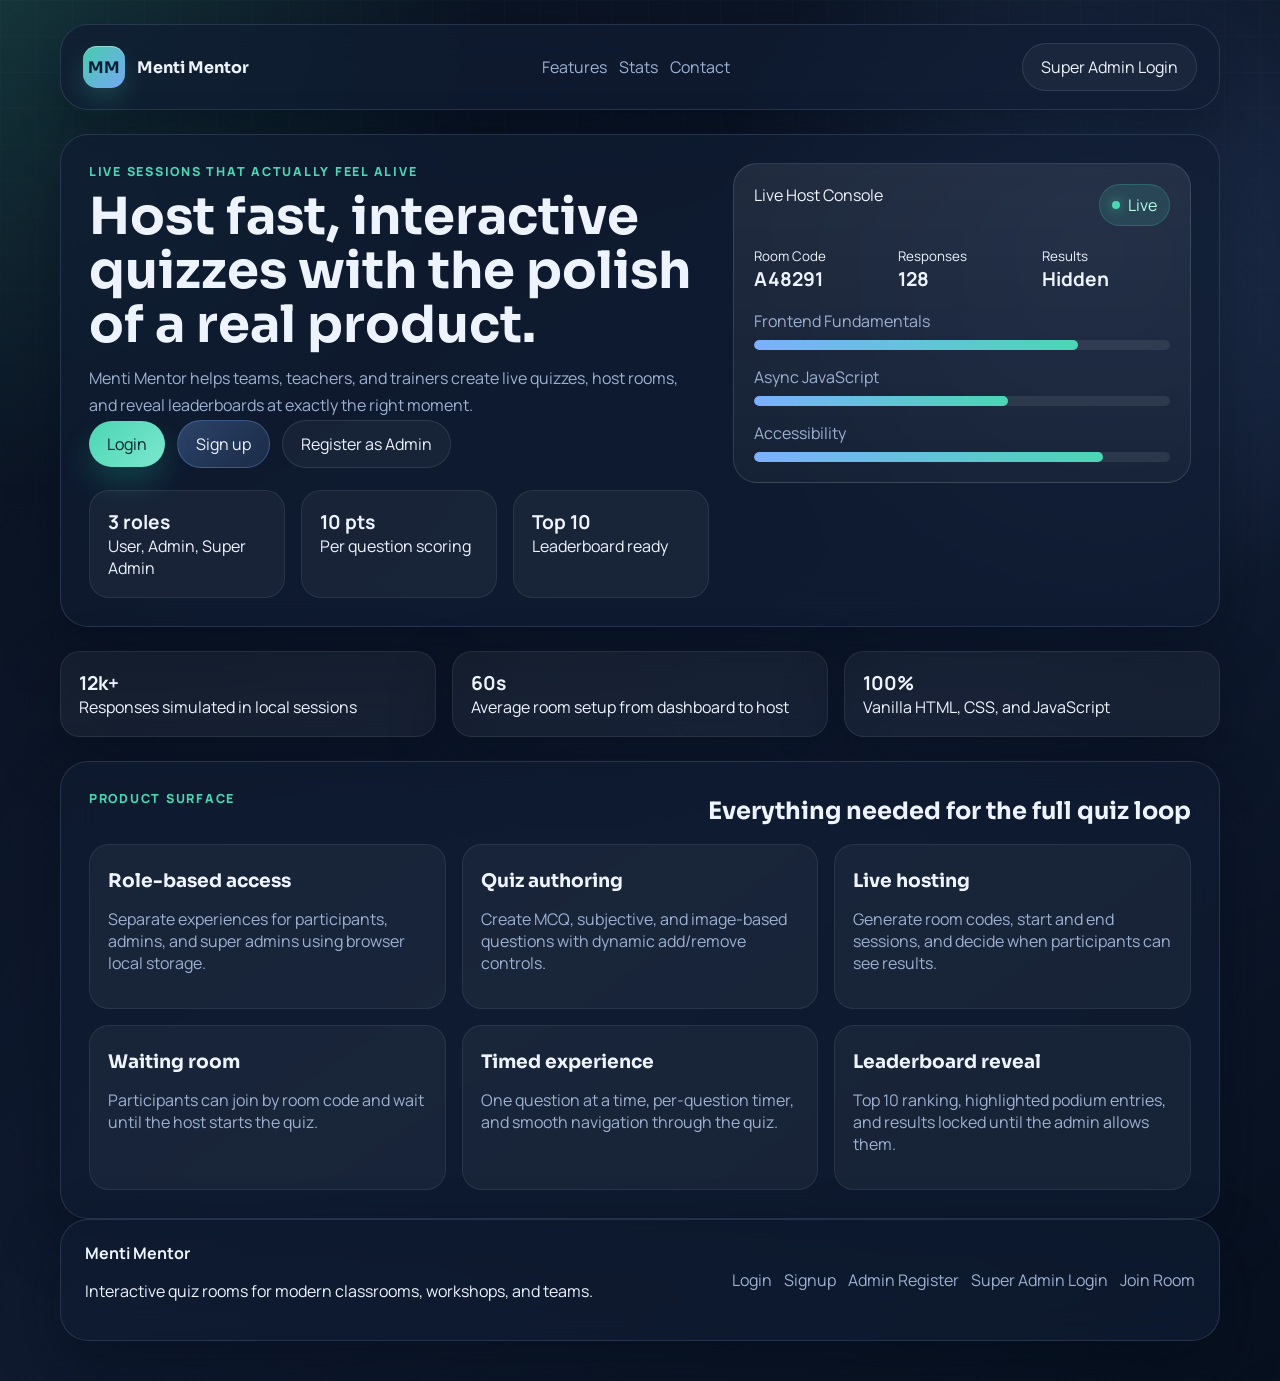
<file: quizplatform-main/index.html>
<!DOCTYPE html>
<html lang="en">
<head>
  <meta charset="UTF-8">
  <meta name="viewport" content="width=device-width, initial-scale=1.0">
  <title>Menti Mentor | Live Quiz Experiences</title>
  <link rel="stylesheet" href="./css/styles.css">
</head>
<body data-page="home">
  <div class="page-shell">
    <header class="site-header panel">
      <a class="brand" href="./index.html">
        <span class="brand-mark">MM</span>
        <span>Menti Mentor</span>
      </a>
      <nav class="nav-links">
        <a href="#features">Features</a>
        <a href="#stats">Stats</a>
        <a href="#footer">Contact</a>
      </nav>
      <div class="nav-actions">
        <a class="button ghost" href="./login.html?portal=superadmin">Super Admin Login</a>
      </div>
    </header>

    <main>
      <section class="hero panel">
        <div class="hero-copy">
          <p class="eyebrow">Live sessions that actually feel alive</p>
          <h1>Host fast, interactive quizzes with the polish of a real product.</h1>
          <p class="hero-text">
            Menti Mentor helps teams, teachers, and trainers create live quizzes, host rooms,
            and reveal leaderboards at exactly the right moment.
          </p>
          <div class="hero-actions">
            <a class="button primary" href="./login.html">Login</a>
            <a class="button secondary" href="./signup.html?role=user">Sign up</a>
            <a class="button ghost" href="./signup.html?role=admin">Register as Admin</a>
          </div>
          <div class="hero-metrics">
            <div class="metric-pill">
              <strong>3 roles</strong>
              <span>User, Admin, Super Admin</span>
            </div>
            <div class="metric-pill">
              <strong>10 pts</strong>
              <span>Per question scoring</span>
            </div>
            <div class="metric-pill">
              <strong>Top 10</strong>
              <span>Leaderboard ready</span>
            </div>
          </div>
        </div>

        <div class="hero-visual">
          <div class="dashboard-card floating-card">
            <div class="card-header">
              <span>Live Host Console</span>
              <span class="status-dot">Live</span>
            </div>
            <div class="host-overview">
              <div>
                <small>Room Code</small>
                <strong id="homeRoomCode">A48291</strong>
              </div>
              <div>
                <small>Responses</small>
                <strong>128</strong>
              </div>
              <div>
                <small>Results</small>
                <strong>Hidden</strong>
              </div>
            </div>
            <div class="progress-list">
              <div class="progress-row">
                <span>Frontend Fundamentals</span>
                <div class="progress-bar"><i style="width: 78%;"></i></div>
              </div>
              <div class="progress-row">
                <span>Async JavaScript</span>
                <div class="progress-bar"><i style="width: 61%;"></i></div>
              </div>
              <div class="progress-row">
                <span>Accessibility</span>
                <div class="progress-bar"><i style="width: 84%;"></i></div>
              </div>
            </div>
          </div>
        </div>
      </section>

      <section class="stats-grid" id="stats">
        <article class="stat-card panel">
          <strong>12k+</strong>
          <span>Responses simulated in local sessions</span>
        </article>
        <article class="stat-card panel">
          <strong>60s</strong>
          <span>Average room setup from dashboard to host</span>
        </article>
        <article class="stat-card panel">
          <strong>100%</strong>
          <span>Vanilla HTML, CSS, and JavaScript</span>
        </article>
      </section>

      <section class="feature-section panel" id="features">
        <div class="section-heading">
          <p class="eyebrow">Product surface</p>
          <h2>Everything needed for the full quiz loop</h2>
        </div>
        <div class="feature-grid">
          <article class="feature-card">
            <h3>Role-based access</h3>
            <p>Separate experiences for participants, admins, and super admins using browser local storage.</p>
          </article>
          <article class="feature-card">
            <h3>Quiz authoring</h3>
            <p>Create MCQ, subjective, and image-based questions with dynamic add/remove controls.</p>
          </article>
          <article class="feature-card">
            <h3>Live hosting</h3>
            
            <p>Generate room codes, start and end sessions, and decide when participants can see results.</p>
          </article>
          <article class="feature-card">
            <h3>Waiting room</h3>
            <p>Participants can join by room code and wait until the host starts the quiz.</p>
          </article>
          <article class="feature-card">
            <h3>Timed experience</h3>
            <p>One question at a time, per-question timer, and smooth navigation through the quiz.</p>
          </article>
          <article class="feature-card">
            <h3>Leaderboard reveal</h3>
            <p>Top 10 ranking, highlighted podium entries, and results locked until the admin allows them.</p>
          </article>
        </div>
      </section>
    </main>

    <footer class="site-footer panel" id="footer">
      <div>
        <strong>Menti Mentor</strong>
        <p>Interactive quiz rooms for modern classrooms, workshops, and teams.</p>
      </div>
      <div class="footer-links">
        <a href="./login.html">Login</a>
        <a href="./signup.html?role=user">Signup</a>
        <a href="./signup.html?role=admin">Admin Register</a>
        <a href="./login.html?portal=superadmin">Super Admin Login</a>
        <a href="./join.html">Join Room</a>
      </div>
    </footer>
  </div>

  <script type="module" src="./js/app.js"></script>
</body>
</html>
</file>
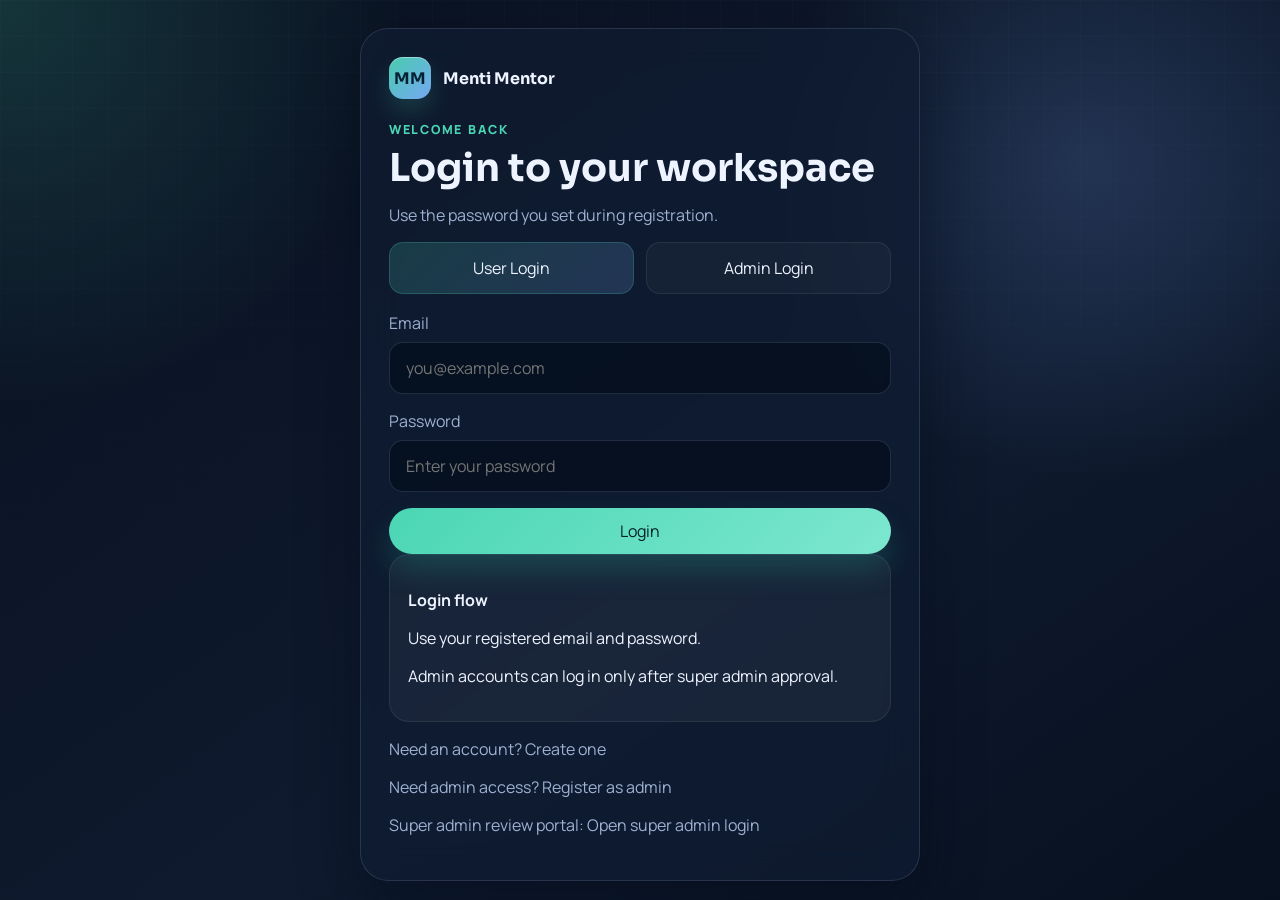
<file: quizplatform-main/add-questions.html>
<!DOCTYPE html>
<html lang="en">
<head>
  <meta charset="UTF-8">
  <meta http-equiv="refresh" content="0; url=./admin.html">
  <meta name="viewport" content="width=device-width, initial-scale=1.0">
  <title>Redirecting...</title>
</head>
<body>
  <p>Redirecting to <a href="./admin.html">admin dashboard</a>...</p>
</body>
</html>
</file>
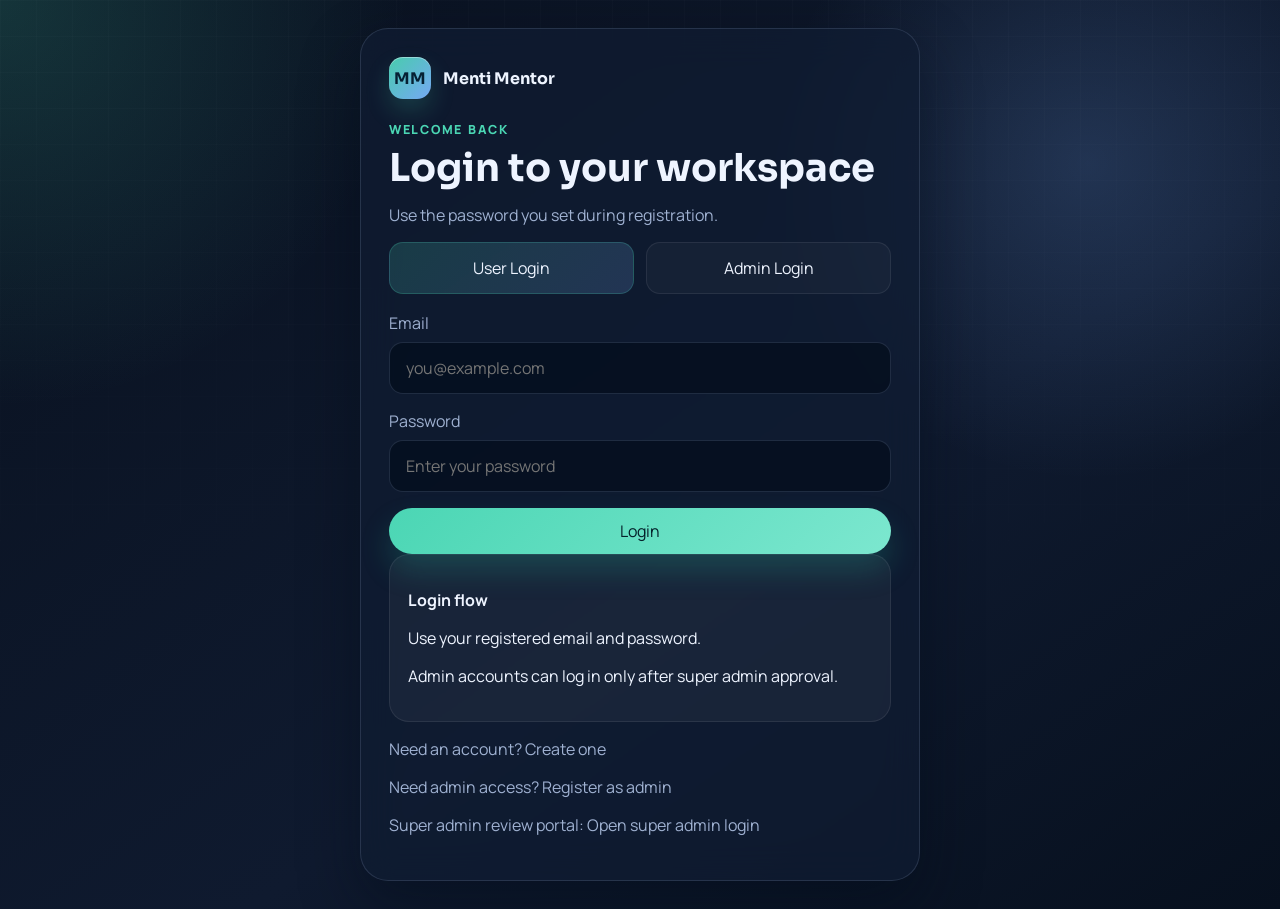
<file: quizplatform-main/admin.html>
<!DOCTYPE html>
<html lang="en">
<head>
  <meta charset="UTF-8">
  <meta name="viewport" content="width=device-width, initial-scale=1.0">
  <title>Admin Dashboard | Menti Mentor</title>
  <link rel="stylesheet" href="./css/styles.css">
</head>
<body data-page="admin">
  <div class="dashboard-layout">
    <aside class="dashboard-sidebar panel">
      <a class="brand" href="./index.html">
        <span class="brand-mark">MM</span>
        <span>Menti Mentor</span>
      </a>
      <div class="sidebar-user">
        <p class="eyebrow">Signed in as</p>
        <h2 id="adminIdentity">Admin</h2>
      </div>
      <nav class="sidebar-nav">
        <button class="tab-link active" data-tab-target="createTab" type="button">Create Quiz</button>
        <button class="tab-link" data-tab-target="manageTab" type="button">Manage Quiz</button>
        <button class="tab-link" data-tab-target="hostTab" type="button">Host Quiz</button>
      </nav>
      <div class="sidebar-actions">
        <button class="button ghost" type="button" id="logoutBtn">Logout</button>
      </div>
    </aside>

    <main class="dashboard-content">
      <section class="panel dashboard-hero">
        <div>
          <p class="eyebrow">Admin control center</p>
          <h1>Build, host, and reveal quizzes from one place.</h1>
        </div>
        <div class="hero-badges">
          <span>MCQ</span>
          <span>Image Upload</span>
          <span>Live Hosting</span>
        </div>
      </section>

      <section id="createTab" class="dashboard-tab panel active">
        <div class="section-heading">
          <p class="eyebrow">Quiz creation</p>
          <h2>Compose a quiz</h2>
        </div>
        <form id="quizForm" class="stack-form">
          <label>
            <span>Quiz title</span>
            <input id="quizTitle" type="text" placeholder="Frontend Sprint Check-in" required>
          </label>

          <div id="questionBuilder" class="question-builder"></div>

          <div class="form-row">
            <button class="button secondary" id="addQuestionBtn" type="button">Add Question</button>
            <button class="button primary" type="submit">Save Quiz</button>
          </div>
        </form>
        <p id="quizFormMessage" class="form-message"></p>
      </section>

      <section id="manageTab" class="dashboard-tab panel">
        <div class="section-heading">
          <p class="eyebrow">Library</p>
          <h2>Manage created quizzes</h2>
        </div>
        <div id="quizManageList" class="card-list"></div>
      </section>

      <section id="hostTab" class="dashboard-tab panel">
        <div class="section-heading">
          <p class="eyebrow">Live host</p>
          <h2>Start, end, and control result visibility</h2>
        </div>
        <div id="hostQuizList" class="card-list"></div>
      </section>
    </main>
  </div>

  <script type="module" src="./js/admin.js"></script>
</body>
</html>
</file>
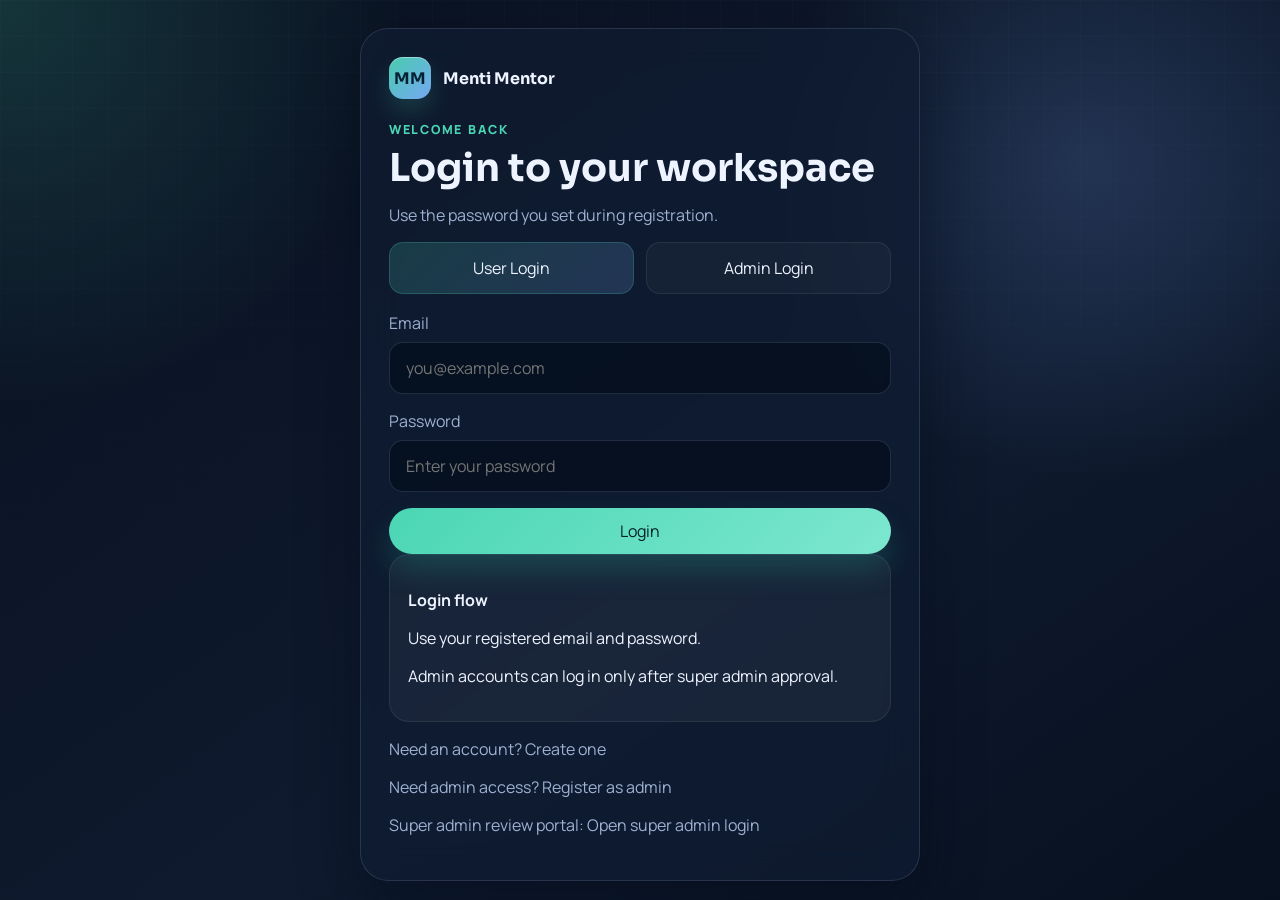
<file: quizplatform-main/join-quiz.html>
<!DOCTYPE html>
<html lang="en">
<head>
  <meta charset="UTF-8">
  <meta http-equiv="refresh" content="0; url=./join.html">
  <meta name="viewport" content="width=device-width, initial-scale=1.0">
  <title>Redirecting...</title>
</head>
<body>
  <p>Redirecting to <a href="./join.html">join room</a>...</p>
</body>
</html>
</file>
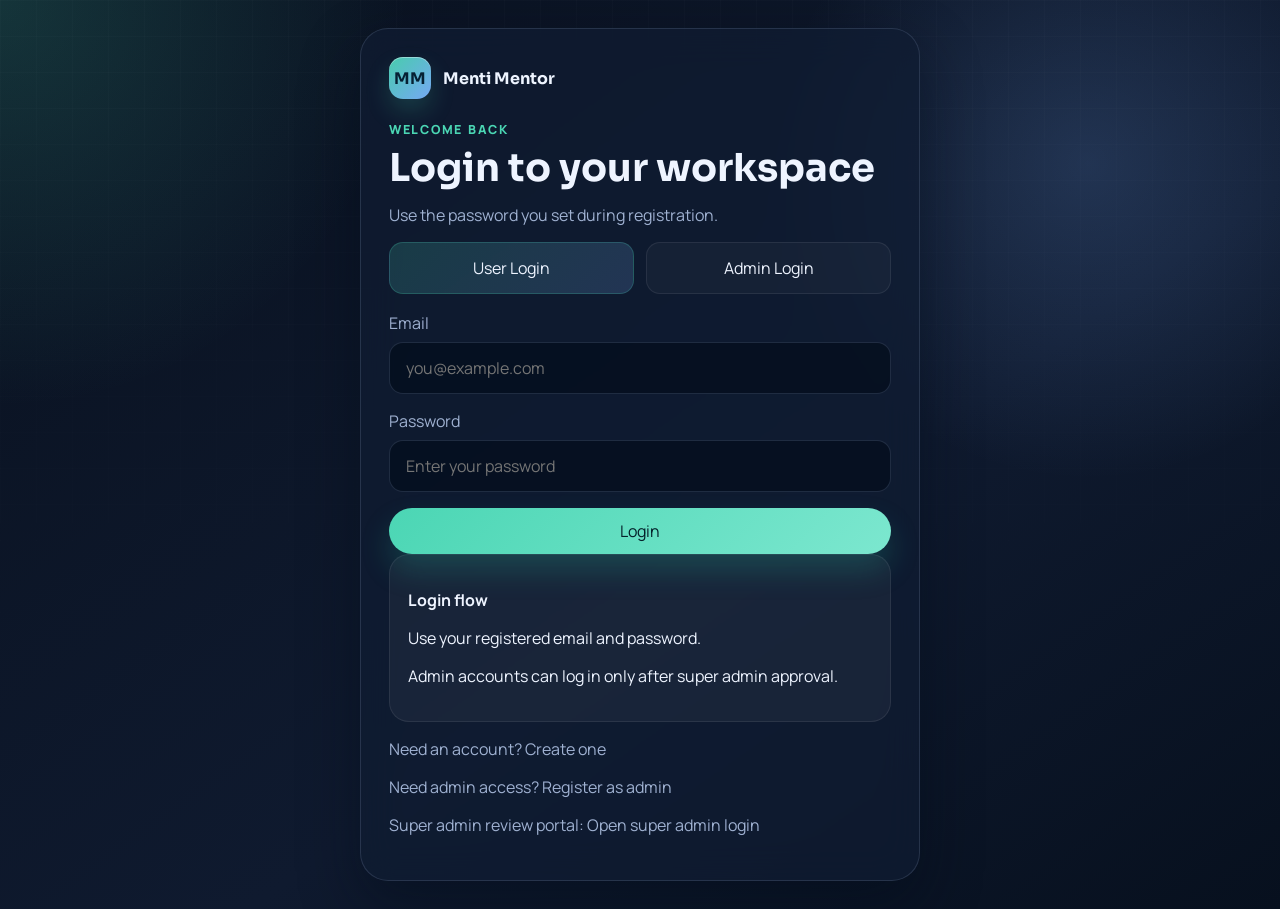
<file: quizplatform-main/join.html>
<!DOCTYPE html>
<html lang="en">
<head>
  <meta charset="UTF-8">
  <meta name="viewport" content="width=device-width, initial-scale=1.0">
  <title>Join Room | Menti Mentor</title>
  <link rel="stylesheet" href="./css/styles.css">
</head>
<body data-page="join">
  <div class="page-shell narrow-shell">
    <header class="site-header simple">
      <a class="brand" href="./index.html">
        <span class="brand-mark">MM</span>
        <span>Menti Mentor</span>
      </a>
      <div class="nav-actions">
        <a class="button ghost" href="./index.html">Home</a>
      </div>
    </header>

    <main class="panel join-panel">
      <div class="section-heading">
        <p class="eyebrow">Join a live room</p>
        <h1>Enter your room code</h1>
      </div>

      <form id="joinForm" class="stack-form">
        <label>
          <span>Room code</span>
          <input id="roomCodeInput" type="text" placeholder="Enter 6-digit code" minlength="6" maxlength="6" inputmode="numeric" pattern="[0-9]{6}" required>
        </label>
        <button class="button primary" type="submit">Join Room</button>
      </form>

      <p id="joinMessage" class="form-message"></p>

      <section id="waitingCard" class="waiting-card hidden-block">
        <p class="eyebrow">Waiting room</p>
        <h2 id="waitingQuizTitle">Quiz title</h2>
        <p id="waitingDescription" class="muted-copy"></p>
        <div class="waiting-meta">
          <span id="waitingStatusBadge" class="badge">Waiting for host</span>
          <span id="waitingParticipantName" class="badge neutral"></span>
        </div>
        <p class="muted-copy">This screen updates automatically when the host starts the room.</p>
        <button class="button secondary" type="button" id="leaveRoomBtn">Leave room</button>
      </section>
    </main>
  </div>

  <script type="module" src="./js/quiz.js"></script>
</body>
</html>
</file>
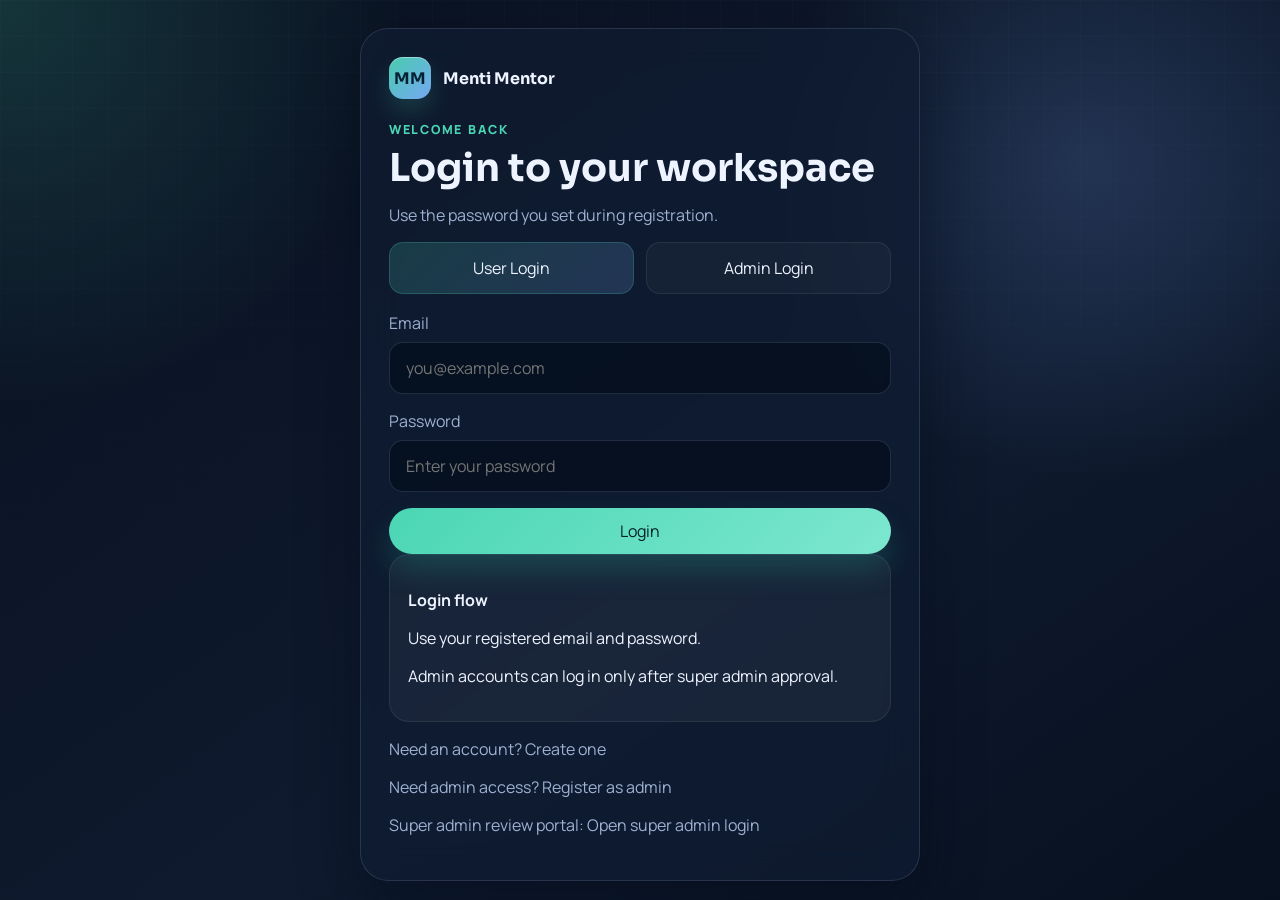
<file: quizplatform-main/leaderboard.html>
<!DOCTYPE html>
<html lang="en">
<head>
  <meta charset="UTF-8">
  <meta http-equiv="refresh" content="0; url=./result.html">
  <meta name="viewport" content="width=device-width, initial-scale=1.0">
  <title>Redirecting...</title>
</head>
<body>
  <p>Redirecting to <a href="./result.html">results</a>...</p>
</body>
</html>
</file>
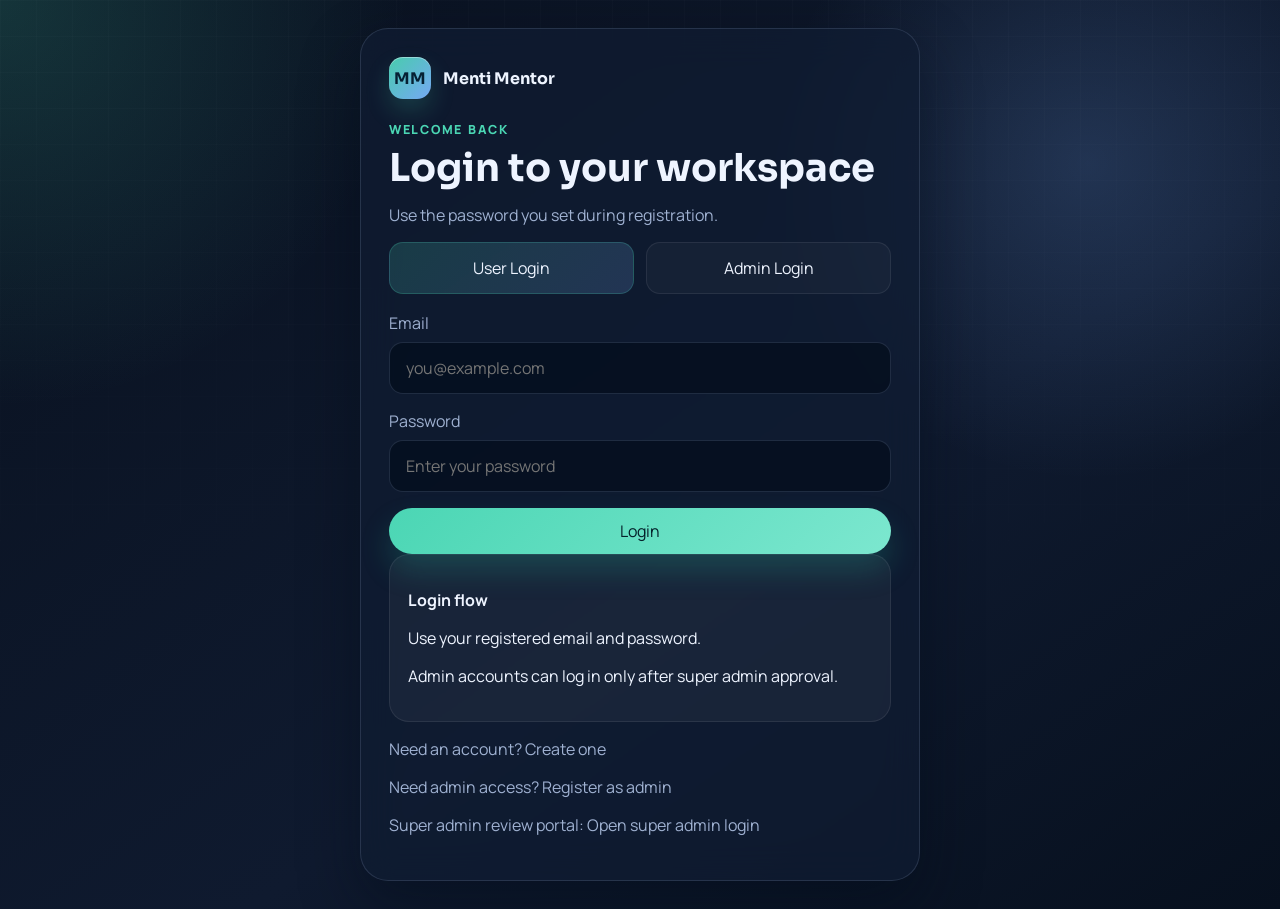
<file: quizplatform-main/login.html>
<!DOCTYPE html>
<html lang="en">
<head>
  <meta charset="UTF-8">
  <meta name="viewport" content="width=device-width, initial-scale=1.0">
  <title>Login | Menti Mentor</title>
  <link rel="stylesheet" href="./css/styles.css">
</head>
<body data-page="login">
  <div class="auth-layout">
    <section class="auth-panel panel">
      <a class="brand auth-brand" href="./index.html">
        <span class="brand-mark">MM</span>
        <span>Menti Mentor</span>
      </a>
      <p class="eyebrow">Welcome back</p>
      <h1 id="loginTitle">Login to your workspace</h1>
      <p class="muted-copy" id="loginIntro">Use the password you set during registration.</p>

      <div class="role-tabs" id="roleTabs">
        <button class="role-toggle active" data-role="user" type="button">User Login</button>
        <button class="role-toggle" data-role="admin" type="button">Admin Login</button>
      </div>

      <form id="loginForm" class="stack-form">
        <input id="loginRole" type="hidden" value="user">
        <label>
          <span>Email</span>
          <input id="loginEmail" type="email" placeholder="you@example.com" required>
        </label>
        <label>
          <span>Password</span>
          <input id="loginPassword" type="password" placeholder="Enter your password" required>
        </label>
        <button class="button primary" type="submit">Login</button>
      </form>

      <div class="demo-credentials">
        <p><strong>Login flow</strong></p>
        <p id="loginHelper">Use your registered email and password.</p>
        <p>Admin accounts can log in only after super admin approval.</p>
      </div>

      <p id="authMessage" class="form-message"></p>
      <div id="loginAuxLinks">
        <p class="auth-link">Need an account? <a href="./signup.html?role=user">Create one</a></p>
        <p class="auth-link">Need admin access? <a href="./signup.html?role=admin">Register as admin</a></p>
        <p class="auth-link">Super admin review portal: <a href="./login.html?portal=superadmin">Open super admin login</a></p>
      </div>
    </section>
  </div>

  <script type="module" src="./js/auth.js"></script>
</body>
</html>
</file>
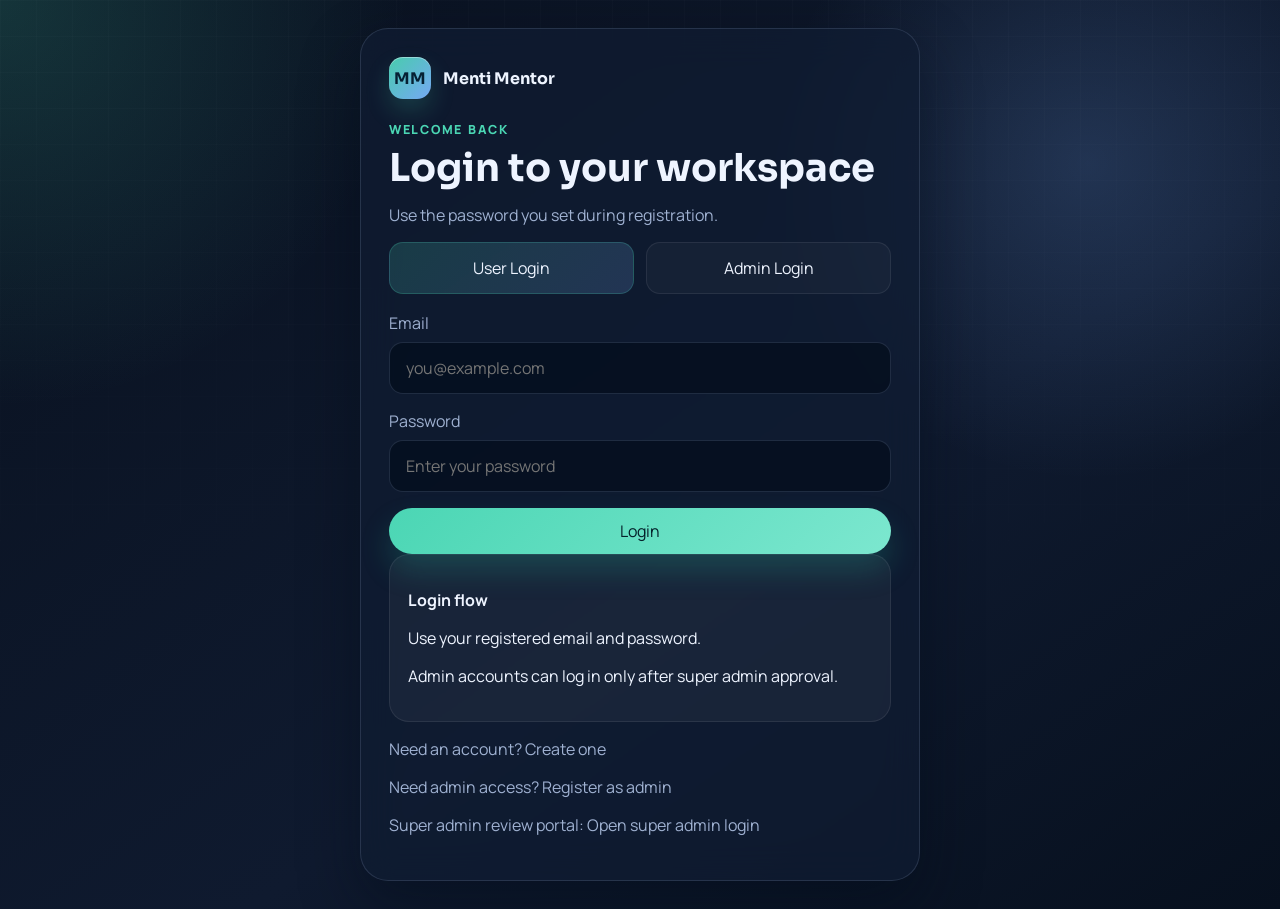
<file: quizplatform-main/quiz.html>
<!DOCTYPE html>
<html lang="en">
<head>
  <meta charset="UTF-8">
  <meta name="viewport" content="width=device-width, initial-scale=1.0">
  <title>Quiz Room | Menti Mentor</title>
  <link rel="stylesheet" href="./css/styles.css">
</head>
<body data-page="quiz">
  <div class="page-shell narrow-shell">
    <header class="site-header simple">
      <a class="brand" href="./index.html">
        <span class="brand-mark">MM</span>
        <span>Menti Mentor</span>
      </a>
      <div class="quiz-topbar">
        <span id="quizRoomCodeBadge" class="badge neutral"></span>
      </div>
    </header>

    <main class="quiz-layout">
      <section class="panel quiz-stage">
        <div class="quiz-stage-head">
          <div>
            <p class="eyebrow" id="quizProgress">Question 1 of 1</p>
            <h1 id="quizQuestionTitle">Loading question...</h1>
          </div>
          <div class="badge neutral" id="questionTypeBadge">MCQ</div>
        </div>

        <div id="quizMedia" class="quiz-media hidden-block"></div>
        <div id="quizAnswerArea" class="answer-area"></div>

        <div class="quiz-actions">
          <button class="button ghost" id="nextQuestionBtn" type="button">Next Question</button>
        </div>
        <p id="quizMessage" class="form-message"></p>
      </section>
    </main>
  </div>

  <script type="module" src="./js/quiz.js"></script>
</body>
</html>
</file>
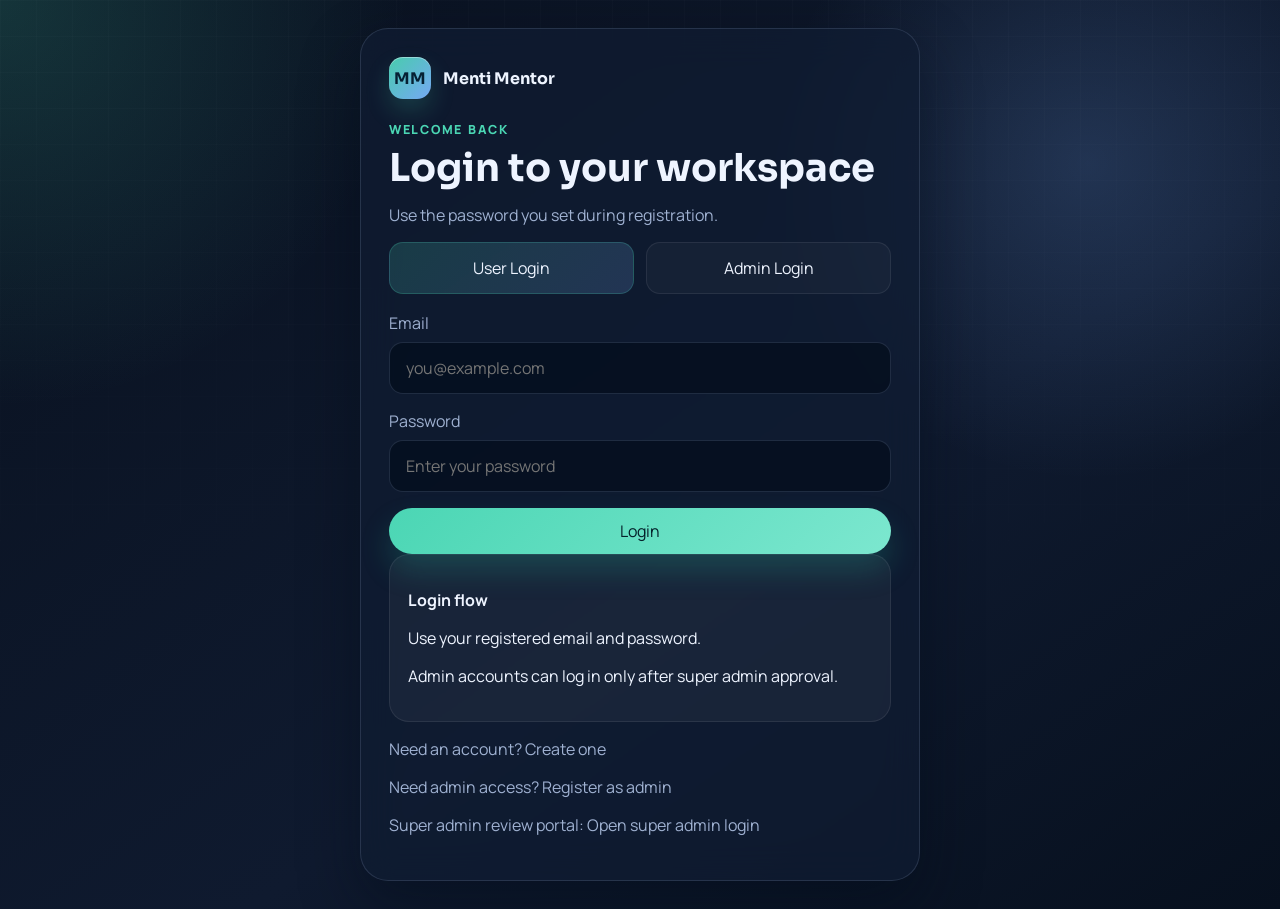
<file: quizplatform-main/result.html>
<!DOCTYPE html>
<html lang="en">
<head>
  <meta charset="UTF-8">
  <meta name="viewport" content="width=device-width, initial-scale=1.0">
  <title>Results | Menti Mentor</title>
  <link rel="stylesheet" href="./css/styles.css">
</head>
<body data-page="result">
  <div class="page-shell narrow-shell">
    <header class="site-header simple">
      <a class="brand" href="./index.html">
        <span class="brand-mark">MM</span>
        <span>Menti Mentor</span>
      </a>
      <div class="nav-actions">
        <a class="button ghost" href="./join.html">Join Another Room</a>
      </div>
    </header>

    <main class="result-layout">
      <section class="panel result-summary" id="resultLockCard">
        <p class="eyebrow">Result access</p>
        <h1 id="resultGateTitle">Checking result visibility...</h1>
        <p id="resultGateMessage" class="muted-copy"></p>
      </section>

      <section class="panel result-summary hidden-block" id="resultBoard">
        <div class="section-heading">
          <p class="eyebrow">Performance snapshot</p>
          <h2 id="resultQuizTitle">Quiz Results</h2>
        </div>
        <div class="stats-grid compact-stats" id="scoreSummary"></div>
        <div class="leaderboard-wrap">
          <div class="leaderboard-head">
            <div>
              <h3>Top 10 Leaderboard</h3>
              <p class="muted-copy">Top 3 finishers are highlighted.</p>
            </div>
          </div>
          <div id="leaderboardList" class="leaderboard-list"></div>
        </div>
      </section>
    </main>
  </div>

  <script type="module" src="./js/quiz.js"></script>
</body>
</html>
</file>
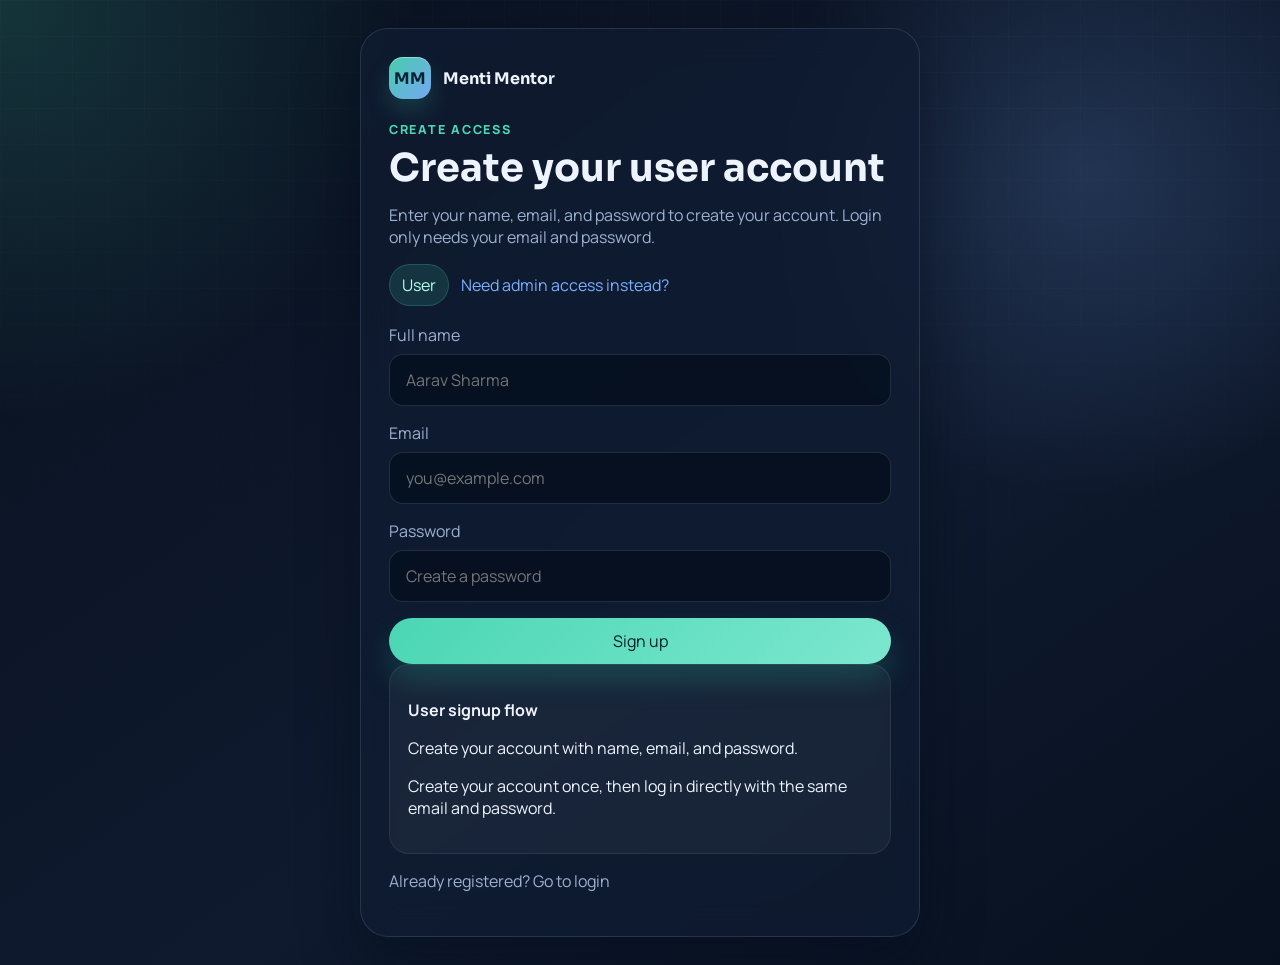
<file: quizplatform-main/signup.html>
<!DOCTYPE html>
<html lang="en">
<head>
  <meta charset="UTF-8">
  <meta name="viewport" content="width=device-width, initial-scale=1.0">
  <title>Signup | Menti Mentor</title>
  <link rel="stylesheet" href="./css/styles.css">
</head>
<body data-page="signup">
  <div class="auth-layout">
    <section class="auth-panel panel">
      <a class="brand auth-brand" href="./index.html">
        <span class="brand-mark">MM</span>
        <span>Menti Mentor</span>
      </a>
      <p class="eyebrow" id="signupEyebrow">Create access</p>
      <h1 id="signupTitle">Create your account</h1>
      <p class="muted-copy" id="signupIntro">Create your account with name, email, and password.</p>

      <div class="role-banner">
        <span class="badge" id="signupRoleBadge">User</span>
        <a class="auth-inline-link" id="signupSwitchLink" href="./signup.html?role=admin">Need admin access instead?</a>
      </div>

      <form id="signupForm" class="stack-form">
        <label>
          <span>Full name</span>
          <input id="signupName" type="text" placeholder="Aarav Sharma" required>
        </label>
        <label>
          <span>Email</span>
          <input id="signupEmail" type="email" placeholder="you@example.com" required>
        </label>
        <label>
          <span>Password</span>
          <input id="signupPassword" type="password" placeholder="Create a password" required>
        </label>
        <button class="button primary" id="signupSubmitBtn" type="submit">Sign up</button>
      </form>

      <div class="demo-credentials">
        <p><strong id="signupFlowSummaryTitle">Signup flow</strong></p>
        <p>Create your account with name, email, and password.</p>
        <p id="signupFlowSummaryBody">Create your account once, then log in directly with your email and password.</p>
      </div>

      <p id="signupMessage" class="form-message"></p>
      <p class="auth-link">Already registered? <a href="./login.html">Go to login</a></p>
    </section>
  </div>

  <script type="module" src="./js/auth.js"></script>
</body>
</html>
</file>
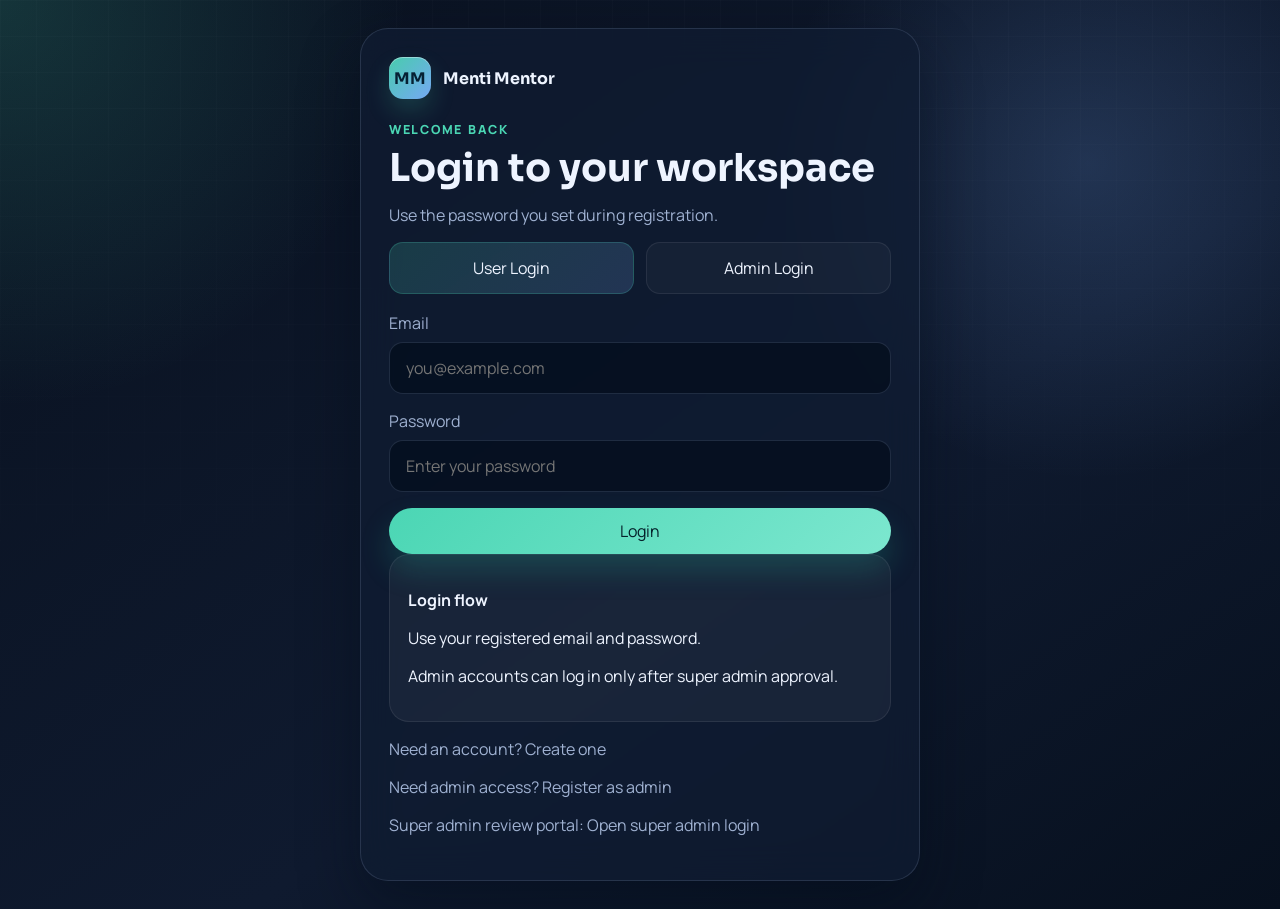
<file: quizplatform-main/superadmin.html>
<!DOCTYPE html>
<html lang="en">
<head>
  <meta charset="UTF-8">
  <meta name="viewport" content="width=device-width, initial-scale=1.0">
  <title>Super Admin | Menti Mentor</title>
  <link rel="stylesheet" href="./css/styles.css">
</head>
<body data-page="superadmin">
  <div class="dashboard-layout single-view">
    <main class="dashboard-content">
      <section class="panel dashboard-hero">
        <div>
          <p class="eyebrow">Governance panel</p>
          <h1>Review admin requests and manage active admins.</h1>
        </div>
        <div class="hero-badges">
          <span id="superAdminIdentity">Super Admin</span>
          <button class="button ghost" id="logoutBtn" type="button">Logout</button>
        </div>
      </section>

      <section class="panel">
        <div class="section-heading">
          <p class="eyebrow">Admin Requests</p>
          <h2>Approve or reject pending admin registrations</h2>
        </div>
        <div id="requestStats" class="stats-grid compact-stats"></div>
        <div id="adminRequestList" class="card-list"></div>
      </section>

      <section class="panel">
        <div class="section-heading">
          <p class="eyebrow">Admin Access</p>
          <h2>Active admins</h2>
        </div>
        <div id="adminUserList" class="card-list"></div>
      </section>
    </main>
  </div>

  <script type="module" src="./js/admin.js"></script>
</body>
</html>
</file>
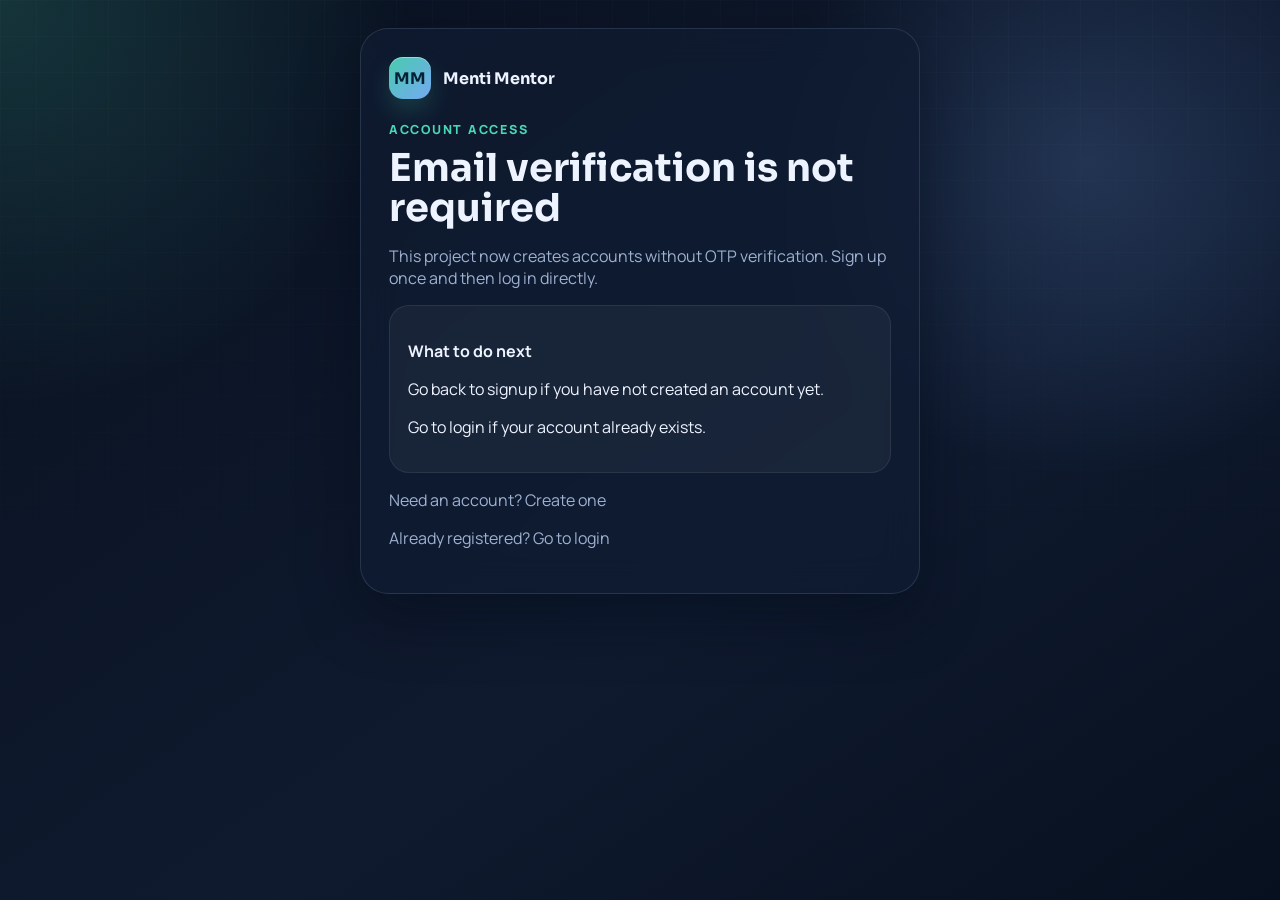
<file: quizplatform-main/verify-otp.html>
<!DOCTYPE html>
<html lang="en">
<head>
  <meta charset="UTF-8">
  <meta name="viewport" content="width=device-width, initial-scale=1.0">
  <title>Verification Removed | Menti Mentor</title>
  <link rel="stylesheet" href="./css/styles.css">
</head>
<body data-page="verify-otp">
  <div class="auth-layout">
    <section class="auth-panel panel">
      <a class="brand auth-brand" href="./index.html">
        <span class="brand-mark">MM</span>
        <span>Menti Mentor</span>
      </a>
      <p class="eyebrow">Account access</p>
      <h1>Email verification is not required</h1>
      <p class="muted-copy">This project now creates accounts without OTP verification. Sign up once and then log in directly.</p>

      <div class="demo-credentials">
        <p><strong>What to do next</strong></p>
        <p>Go back to signup if you have not created an account yet.</p>
        <p>Go to login if your account already exists.</p>
      </div>

      <p class="auth-link">Need an account? <a href="./signup.html?role=user">Create one</a></p>
      <p class="auth-link">Already registered? <a href="./login.html">Go to login</a></p>
    </section>
  </div>

  <script type="module" src="./js/auth.js"></script>
</body>
</html>
</file>
<file: quizplatform-main/css/styles.css>
@import url("https://fonts.googleapis.com/css2?family=Manrope:wght@400;500;600;700;800&family=Sora:wght@500;600;700&display=swap");

:root {
  --bg: #09111f;
  --bg-alt: #0f1a2f;
  --panel: rgba(16, 28, 50, 0.72);
  --line: rgba(166, 188, 222, 0.16);
  --text: #eef4ff;
  --muted: #9fb1d1;
  --primary: #4bd6b4;
  --secondary: #7bb0ff;
  --warning: #ffcf70;
  --danger: #ff7f96;
  --shadow: 0 24px 60px rgba(3, 10, 24, 0.45);
  --radius-xl: 28px;
  --radius-lg: 20px;
  --radius-md: 14px;
  --transition: 180ms ease;
}

* { box-sizing: border-box; }
html { scroll-behavior: smooth; }
body {
  margin: 0;
  min-height: 100vh;
  font-family: "Manrope", sans-serif;
  color: var(--text);
  background:
    radial-gradient(circle at top left, rgba(75, 214, 180, 0.18), transparent 26%),
    radial-gradient(circle at 85% 18%, rgba(123, 176, 255, 0.18), transparent 24%),
    linear-gradient(145deg, var(--bg) 0%, var(--bg-alt) 60%, #07101e 100%);
}
body::before {
  content: "";
  position: fixed;
  inset: 0;
  pointer-events: none;
  background:
    linear-gradient(rgba(255, 255, 255, 0.025) 1px, transparent 1px),
    linear-gradient(90deg, rgba(255, 255, 255, 0.025) 1px, transparent 1px);
  background-size: 36px 36px;
  mask-image: linear-gradient(to bottom, rgba(0, 0, 0, 0.7), transparent 90%);
}

a { color: inherit; text-decoration: none; }
button, input, select, textarea { font: inherit; }

.page-shell,
.dashboard-layout,
.auth-layout {
  position: relative;
  z-index: 1;
}

.page-shell {
  width: min(1160px, calc(100% - 32px));
  margin: 0 auto;
  padding: 24px 0 40px;
}

.narrow-shell {
  width: min(860px, calc(100% - 24px));
}

.panel {
  background: var(--panel);
  border: 1px solid var(--line);
  border-radius: var(--radius-xl);
  box-shadow: var(--shadow);
  backdrop-filter: blur(18px);
  -webkit-backdrop-filter: blur(18px);
}

.site-header {
  display: flex;
  align-items: center;
  justify-content: space-between;
  gap: 20px;
  margin-bottom: 24px;
  padding: 18px 22px;
}

.site-header.simple {
  padding: 0;
  background: none;
  border: 0;
  box-shadow: none;
  backdrop-filter: none;
  -webkit-backdrop-filter: none;
}

.brand {
  display: inline-flex;
  align-items: center;
  gap: 12px;
  font-family: "Sora", sans-serif;
  font-weight: 700;
}

.brand-mark {
  display: inline-flex;
  align-items: center;
  justify-content: center;
  width: 42px;
  height: 42px;
  border-radius: 14px;
  background: linear-gradient(135deg, rgba(75, 214, 180, 0.95), rgba(123, 176, 255, 0.95));
  color: #062033;
  box-shadow: inset 0 1px 0 rgba(255, 255, 255, 0.38), 0 12px 24px rgba(75, 214, 180, 0.18);
}

.nav-links,
.nav-actions,
.hero-actions,
.form-row,
.hero-badges,
.waiting-meta,
.quiz-topbar,
.footer-links,
.card-actions,
.meta-row {
  display: flex;
  align-items: center;
  gap: 12px;
  flex-wrap: wrap;
}

.nav-links a,
.footer-links a,
.muted-copy,
.form-message,
.question-meta,
.auth-link,
.feature-card p,
.quiz-card p,
.request-card p {
  color: var(--muted);
}

.auth-inline-link {
  color: var(--secondary);
}

.button {
  border: 0;
  border-radius: 999px;
  padding: 12px 18px;
  cursor: pointer;
  transition: transform var(--transition), box-shadow var(--transition), opacity var(--transition);
}

.button:hover { transform: translateY(-1px); }
.button.primary {
  color: #05202a;
  background: linear-gradient(135deg, var(--primary), #7ce7cf);
  box-shadow: 0 16px 30px rgba(34, 193, 160, 0.22);
}
.button.secondary {
  color: var(--text);
  background: linear-gradient(135deg, rgba(123, 176, 255, 0.28), rgba(123, 176, 255, 0.12));
  border: 1px solid rgba(123, 176, 255, 0.28);
}
.button.ghost {
  color: var(--text);
  background: rgba(255, 255, 255, 0.04);
  border: 1px solid rgba(255, 255, 255, 0.1);
}
.button.danger {
  color: #280612;
  background: linear-gradient(135deg, #ff9bb0, var(--danger));
}
.button:disabled {
  opacity: 0.5;
  cursor: not-allowed;
  transform: none;
}

.hero,
.dashboard-hero {
  display: grid;
  grid-template-columns: minmax(0, 1.15fr) minmax(300px, 0.85fr);
  gap: 24px;
  padding: 28px;
}

.hero-copy h1,
.dashboard-hero h1,
.auth-panel h1,
.join-panel h1,
.quiz-stage h1,
.result-summary h1 {
  margin: 10px 0 14px;
  font-family: "Sora", sans-serif;
  font-size: clamp(1.7rem, 4vw, 3.5rem);
  line-height: 1.05;
}

.dashboard-hero h1,
.auth-panel h1,
.join-panel h1,
.quiz-stage h1,
.result-summary h1 {
  font-size: clamp(1.5rem, 3vw, 2.5rem);
}

.eyebrow {
  margin: 0;
  color: var(--primary);
  text-transform: uppercase;
  letter-spacing: 0.14em;
  font-size: 0.78rem;
  font-weight: 800;
}

.hero-text { color: var(--muted); line-height: 1.7; margin: 0; }

.hero-metrics,
.stats-grid,
.grid-two,
.host-overview,
.feature-grid,
.compact-stats {
  display: grid;
  gap: 16px;
}

.hero-metrics { grid-template-columns: repeat(3, minmax(0, 1fr)); margin-top: 22px; }
.stats-grid { grid-template-columns: repeat(3, minmax(0, 1fr)); margin: 24px 0; }
.host-overview { grid-template-columns: repeat(3, minmax(0, 1fr)); margin: 18px 0; }
.grid-two { grid-template-columns: repeat(2, minmax(0, 1fr)); }
.feature-grid { grid-template-columns: repeat(3, minmax(0, 1fr)); }

.metric-pill,
.stat-card,
.feature-card,
.question-card,
.quiz-card,
.request-card,
.leaderboard-item,
.waiting-card,
.demo-credentials {
  padding: 18px;
  border-radius: var(--radius-lg);
  background: rgba(255, 255, 255, 0.045);
  border: 1px solid rgba(255, 255, 255, 0.08);
}

.feature-section,
.auth-panel,
.join-panel,
.quiz-stage,
.result-summary,
.dashboard-tab,
.dashboard-sidebar {
  padding: 28px;
}

.metric-pill strong,
.stat-card strong,
.host-overview strong {
  display: block;
  font-size: 1.2rem;
}

.floating-card {
  padding: 20px;
  border-radius: 24px;
  background: linear-gradient(180deg, rgba(255, 255, 255, 0.08), rgba(255, 255, 255, 0.03));
  border: 1px solid rgba(255, 255, 255, 0.12);
  animation: floatCard 5s ease-in-out infinite;
}

.card-header,
.leaderboard-head,
.quiz-stage-head,
.section-heading,
.question-card-header {
  display: flex;
  align-items: flex-start;
  justify-content: space-between;
  gap: 16px;
}

.section-heading { margin-bottom: 18px; }
.section-heading h2,
.leaderboard-head h3,
.sidebar-user h2,
.feature-card h3,
.quiz-card h3,
.request-card h3,
.question-card-header h3 {
  margin: 6px 0 0;
  font-family: "Sora", sans-serif;
}

.status-dot,
.badge {
  display: inline-flex;
  align-items: center;
  gap: 8px;
  width: fit-content;
  padding: 9px 12px;
  border-radius: 999px;
  background: rgba(75, 214, 180, 0.14);
  color: #b8ffea;
  border: 1px solid rgba(75, 214, 180, 0.22);
}

.status-dot::before {
  content: "";
  width: 8px;
  height: 8px;
  border-radius: 999px;
  background: var(--primary);
  box-shadow: 0 0 12px rgba(75, 214, 180, 0.72);
}

.badge.neutral {
  background: rgba(123, 176, 255, 0.12);
  color: #cfe0ff;
  border-color: rgba(123, 176, 255, 0.2);
}

.badge.warning {
  background: rgba(255, 207, 112, 0.12);
  color: #ffe6a7;
  border-color: rgba(255, 207, 112, 0.22);
}

.progress-list,
.question-builder,
.card-list,
.leaderboard-list,
.answer-area,
.quiz-actions,
.stack-form,
.sidebar-nav,
.sidebar-actions,
.quiz-layout,
.result-layout {
  display: grid;
  gap: 16px;
}

.progress-row { display: grid; gap: 8px; }
.progress-row span { color: var(--muted); }
.progress-bar { width: 100%; height: 10px; overflow: hidden; border-radius: 999px; background: rgba(255, 255, 255, 0.08); }
.progress-bar i { display: block; height: 100%; border-radius: inherit; background: linear-gradient(90deg, var(--secondary), var(--primary)); }

.site-footer {
  display: flex;
  align-items: center;
  justify-content: space-between;
  gap: 18px;
  padding: 22px 24px;
}

.auth-layout {
  width: min(560px, calc(100% - 24px));
  margin: 0 auto;
  padding: 28px 0;
}

.auth-brand { margin-bottom: 22px; }

.role-banner,
.role-tabs {
  display: flex;
  align-items: center;
  gap: 12px;
  flex-wrap: wrap;
  margin-bottom: 18px;
}

.role-toggle {
  flex: 1;
  min-width: 140px;
  padding: 14px 16px;
  border-radius: var(--radius-md);
  border: 1px solid rgba(255, 255, 255, 0.08);
  background: rgba(255, 255, 255, 0.03);
  color: var(--text);
}

.role-toggle.active {
  background: linear-gradient(135deg, rgba(75, 214, 180, 0.18), rgba(123, 176, 255, 0.18));
  border-color: rgba(75, 214, 180, 0.22);
}

.stack-form label,
.question-card label {
  display: grid;
  gap: 8px;
  color: var(--muted);
}

input,
select,
textarea {
  width: 100%;
  padding: 14px 16px;
  border-radius: var(--radius-md);
  border: 1px solid rgba(162, 190, 235, 0.16);
  background: rgba(5, 14, 28, 0.75);
  color: var(--text);
  outline: none;
}

input:focus,
select:focus,
textarea:focus {
  border-color: rgba(75, 214, 180, 0.55);
  box-shadow: 0 0 0 4px rgba(75, 214, 180, 0.12);
}

textarea { resize: vertical; min-height: 100px; }
.hidden-block { display: none !important; }

.dashboard-layout {
  display: grid;
  grid-template-columns: 290px minmax(0, 1fr);
  gap: 22px;
  width: min(1320px, calc(100% - 24px));
  margin: 0 auto;
  padding: 20px 0;
}

.dashboard-layout.single-view { grid-template-columns: 1fr; width: min(1120px, calc(100% - 24px)); }
.dashboard-sidebar { display: grid; align-content: start; gap: 22px; position: sticky; top: 20px; height: fit-content; }

.tab-link {
  width: 100%;
  padding: 14px 16px;
  border: 1px solid rgba(255, 255, 255, 0.08);
  border-radius: var(--radius-md);
  text-align: left;
  color: var(--text);
  background: rgba(255, 255, 255, 0.03);
}

.tab-link.active {
  background: linear-gradient(135deg, rgba(75, 214, 180, 0.18), rgba(123, 176, 255, 0.18));
  border-color: rgba(75, 214, 180, 0.22);
}

.dashboard-content { display: grid; gap: 22px; }
.dashboard-tab { display: none; }
.dashboard-tab.active { display: block; }

.question-card,
.quiz-card,
.request-card { display: grid; gap: 14px; }

.option-grid {
  display: grid;
  grid-template-columns: repeat(2, minmax(0, 1fr));
  gap: 12px;
}

.quiz-media img {
  width: 100%;
  max-height: 220px;
  object-fit: cover;
  border-radius: var(--radius-lg);
  border: 1px solid rgba(255, 255, 255, 0.08);
}

.question-image-preview {
  padding: 10px;
  border-radius: var(--radius-md);
  background: rgba(255, 255, 255, 0.03);
  border: 1px solid rgba(255, 255, 255, 0.08);
}

.question-image-preview img {
  width: 100%;
  max-height: 220px;
  object-fit: cover;
  border-radius: var(--radius-md);
}

.option-button {
  width: 100%;
  text-align: left;
  padding: 16px;
  border-radius: var(--radius-md);
  border: 1px solid rgba(255, 255, 255, 0.1);
  background: rgba(255, 255, 255, 0.04);
  color: var(--text);
}

.option-button.selected {
  background: linear-gradient(135deg, rgba(75, 214, 180, 0.22), rgba(123, 176, 255, 0.22));
  border-color: rgba(75, 214, 180, 0.3);
}

.quiz-actions {
  margin-top: 8px;
}

.leaderboard-item {
  display: grid;
  grid-template-columns: auto 1fr auto;
  align-items: center;
  gap: 16px;
}

.leaderboard-rank {
  width: 42px;
  height: 42px;
  border-radius: 12px;
  display: inline-flex;
  align-items: center;
  justify-content: center;
  background: rgba(255, 255, 255, 0.06);
  font-weight: 800;
}

.leaderboard-item.top-1 { border-color: rgba(255, 207, 112, 0.4); background: linear-gradient(135deg, rgba(255, 207, 112, 0.12), rgba(255, 255, 255, 0.04)); }
.leaderboard-item.top-2 { border-color: rgba(205, 221, 255, 0.32); }
.leaderboard-item.top-3 { border-color: rgba(255, 173, 130, 0.32); }

@keyframes floatCard {
  0%, 100% { transform: translateY(0); }
  50% { transform: translateY(-10px); }
}

@media (max-width: 1080px) {
  .hero,
  .dashboard-hero,
  .dashboard-layout { grid-template-columns: 1fr; }
  .dashboard-sidebar { position: static; }
  .feature-grid { grid-template-columns: repeat(2, minmax(0, 1fr)); }
}

@media (max-width: 760px) {
  .page-shell,
  .auth-layout,
  .dashboard-layout,
  .dashboard-layout.single-view {
    width: min(100%, calc(100% - 16px));
  }

  .site-header,
  .site-footer,
  .hero,
  .feature-section,
  .auth-panel,
  .join-panel,
  .quiz-stage,
  .result-summary,
  .dashboard-tab,
  .dashboard-sidebar {
    padding: 20px;
  }

  .nav-links { display: none; }
  .hero-metrics,
  .stats-grid,
  .feature-grid,
  .grid-two,
  .option-grid,
  .host-overview {
    grid-template-columns: 1fr;
  }

  .site-footer,
  .leaderboard-item,
  .card-header,
  .leaderboard-head,
  .quiz-stage-head,
  .section-heading,
  .question-card-header,
  .card-actions,
  .meta-row {
    grid-template-columns: 1fr;
    display: grid;
  }
}
</file>
